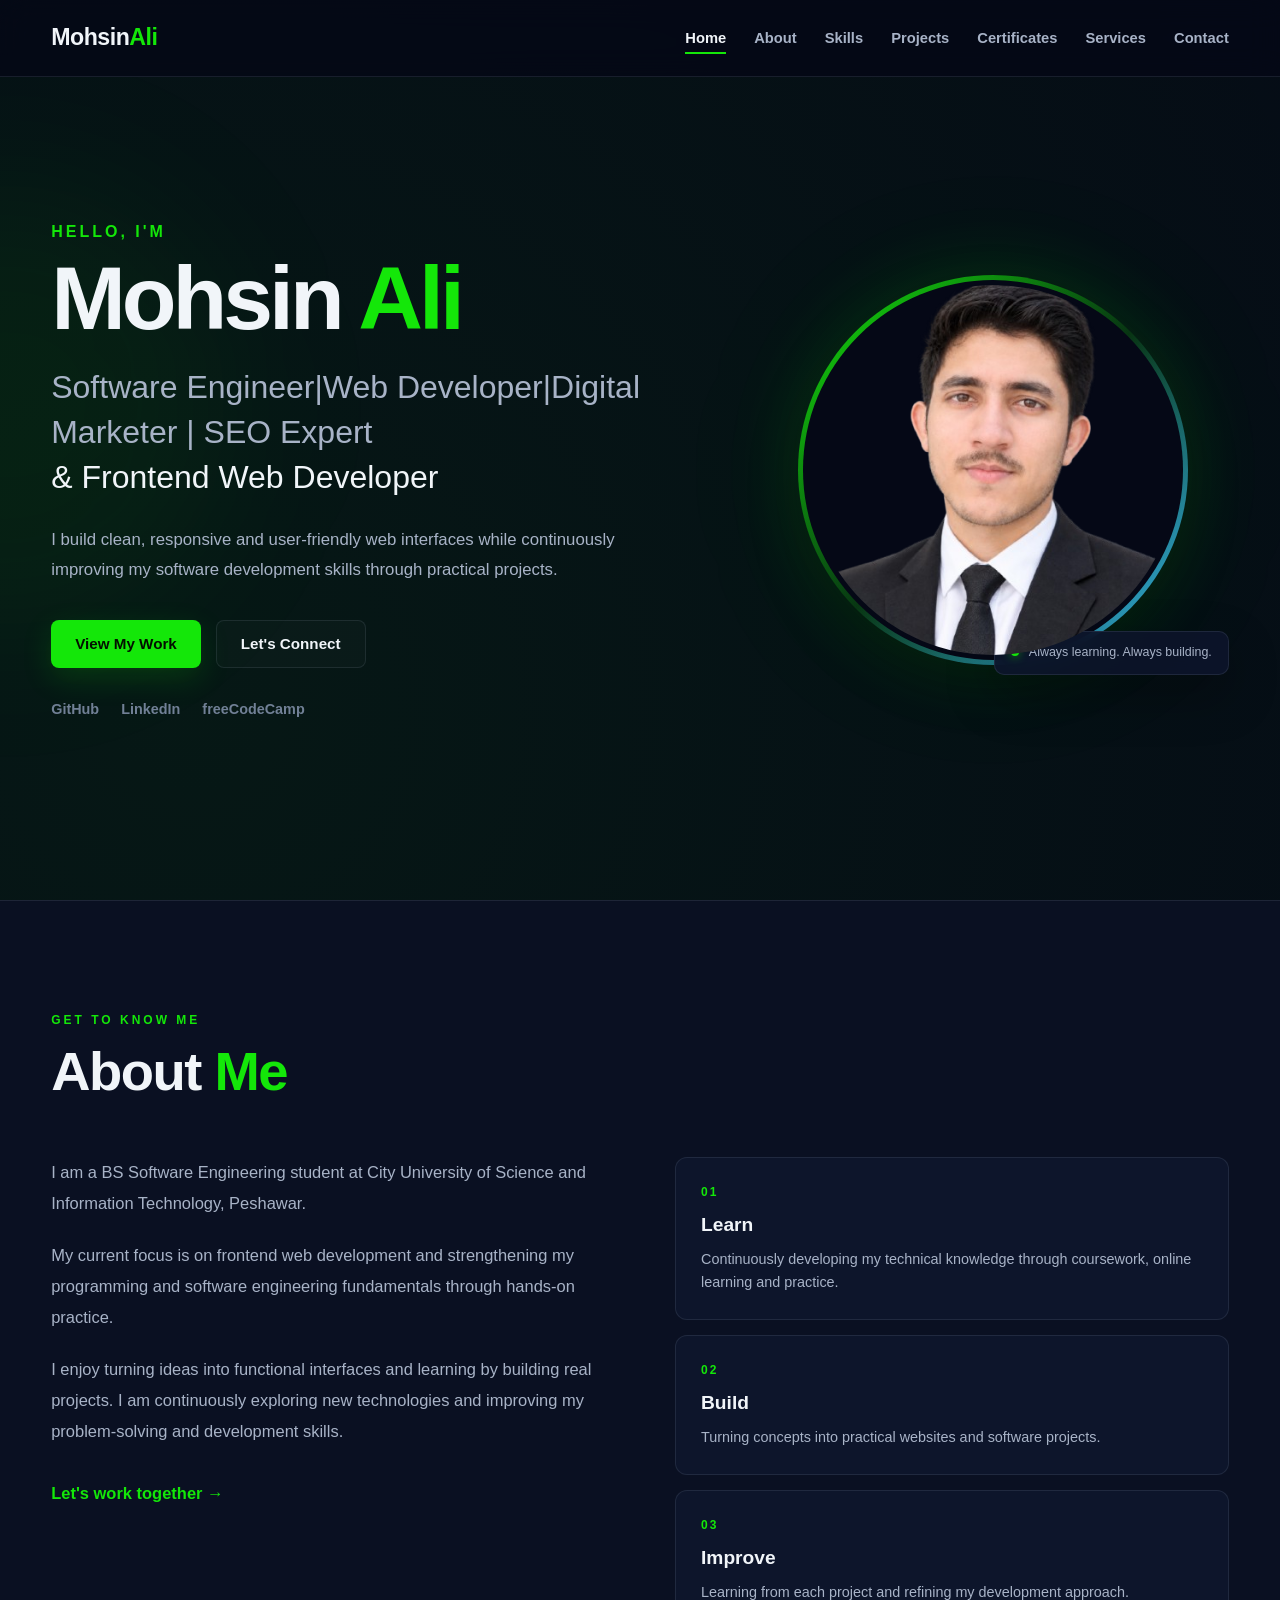
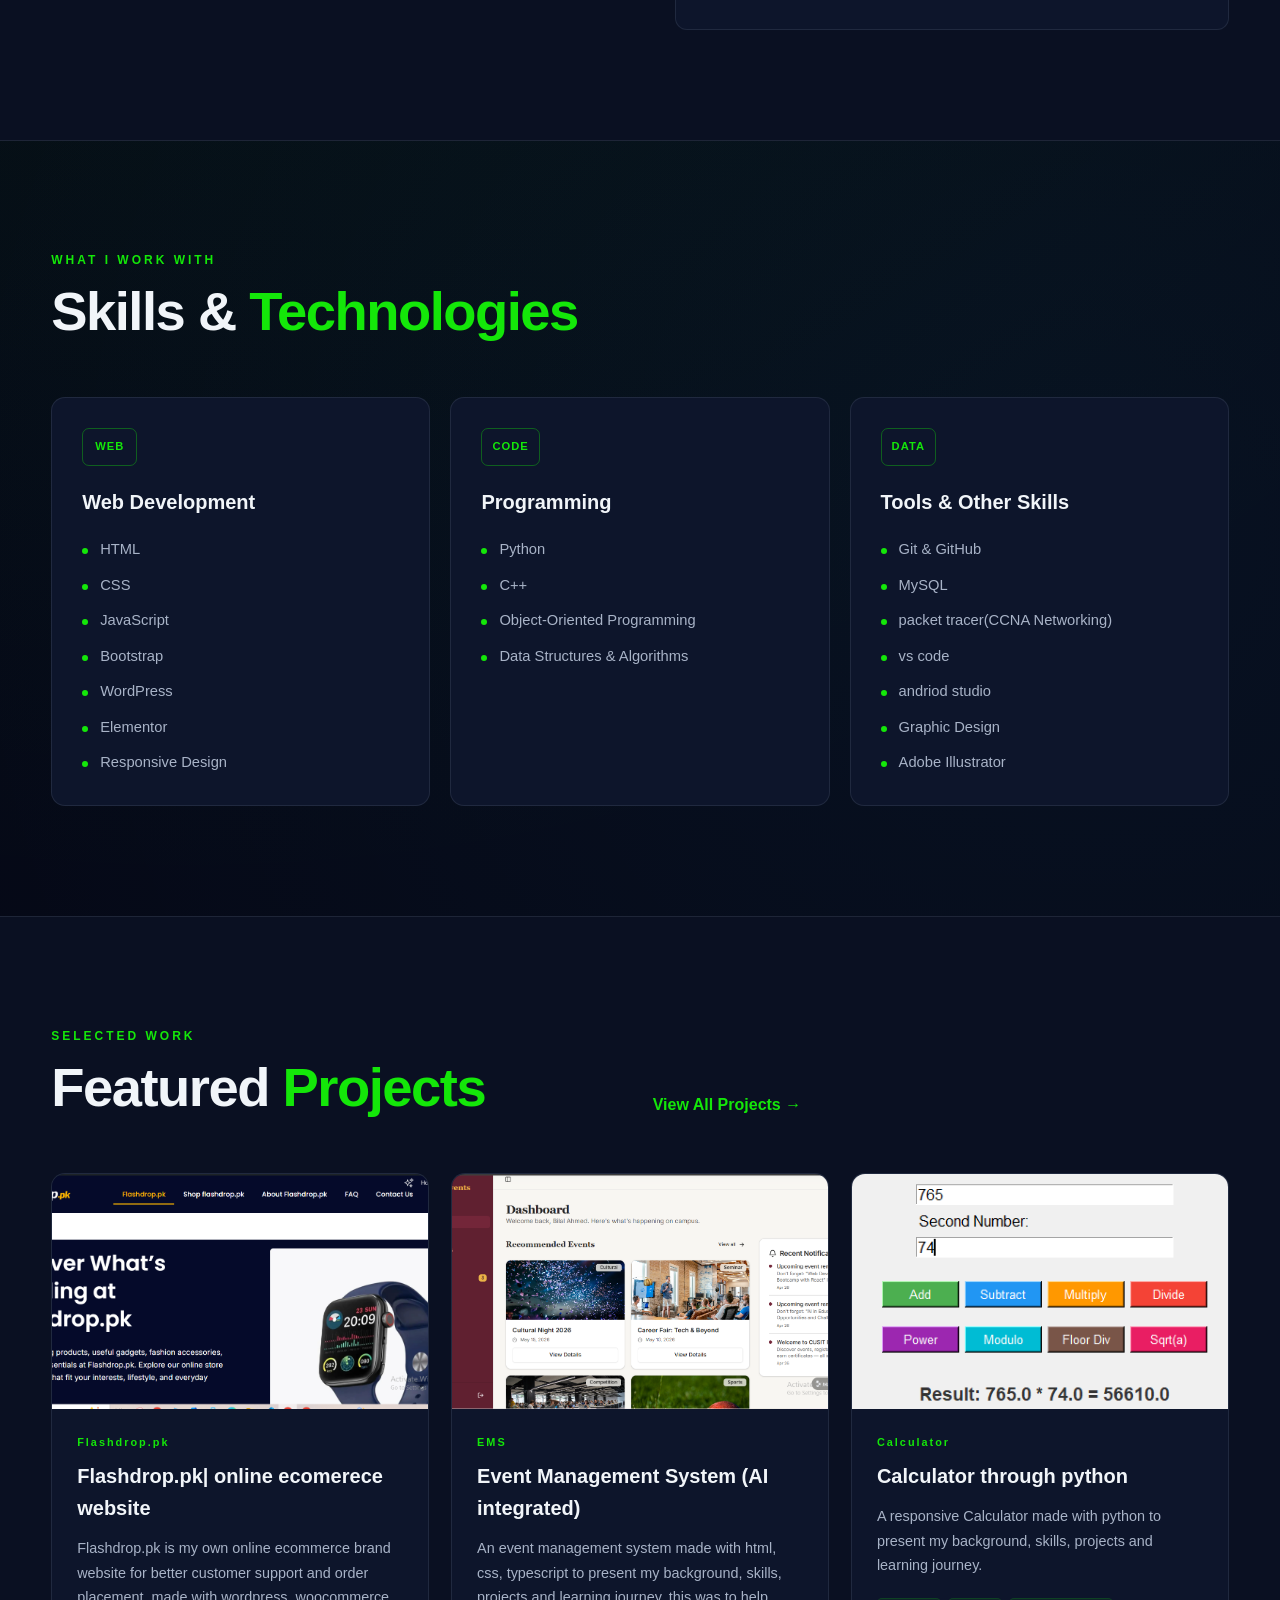
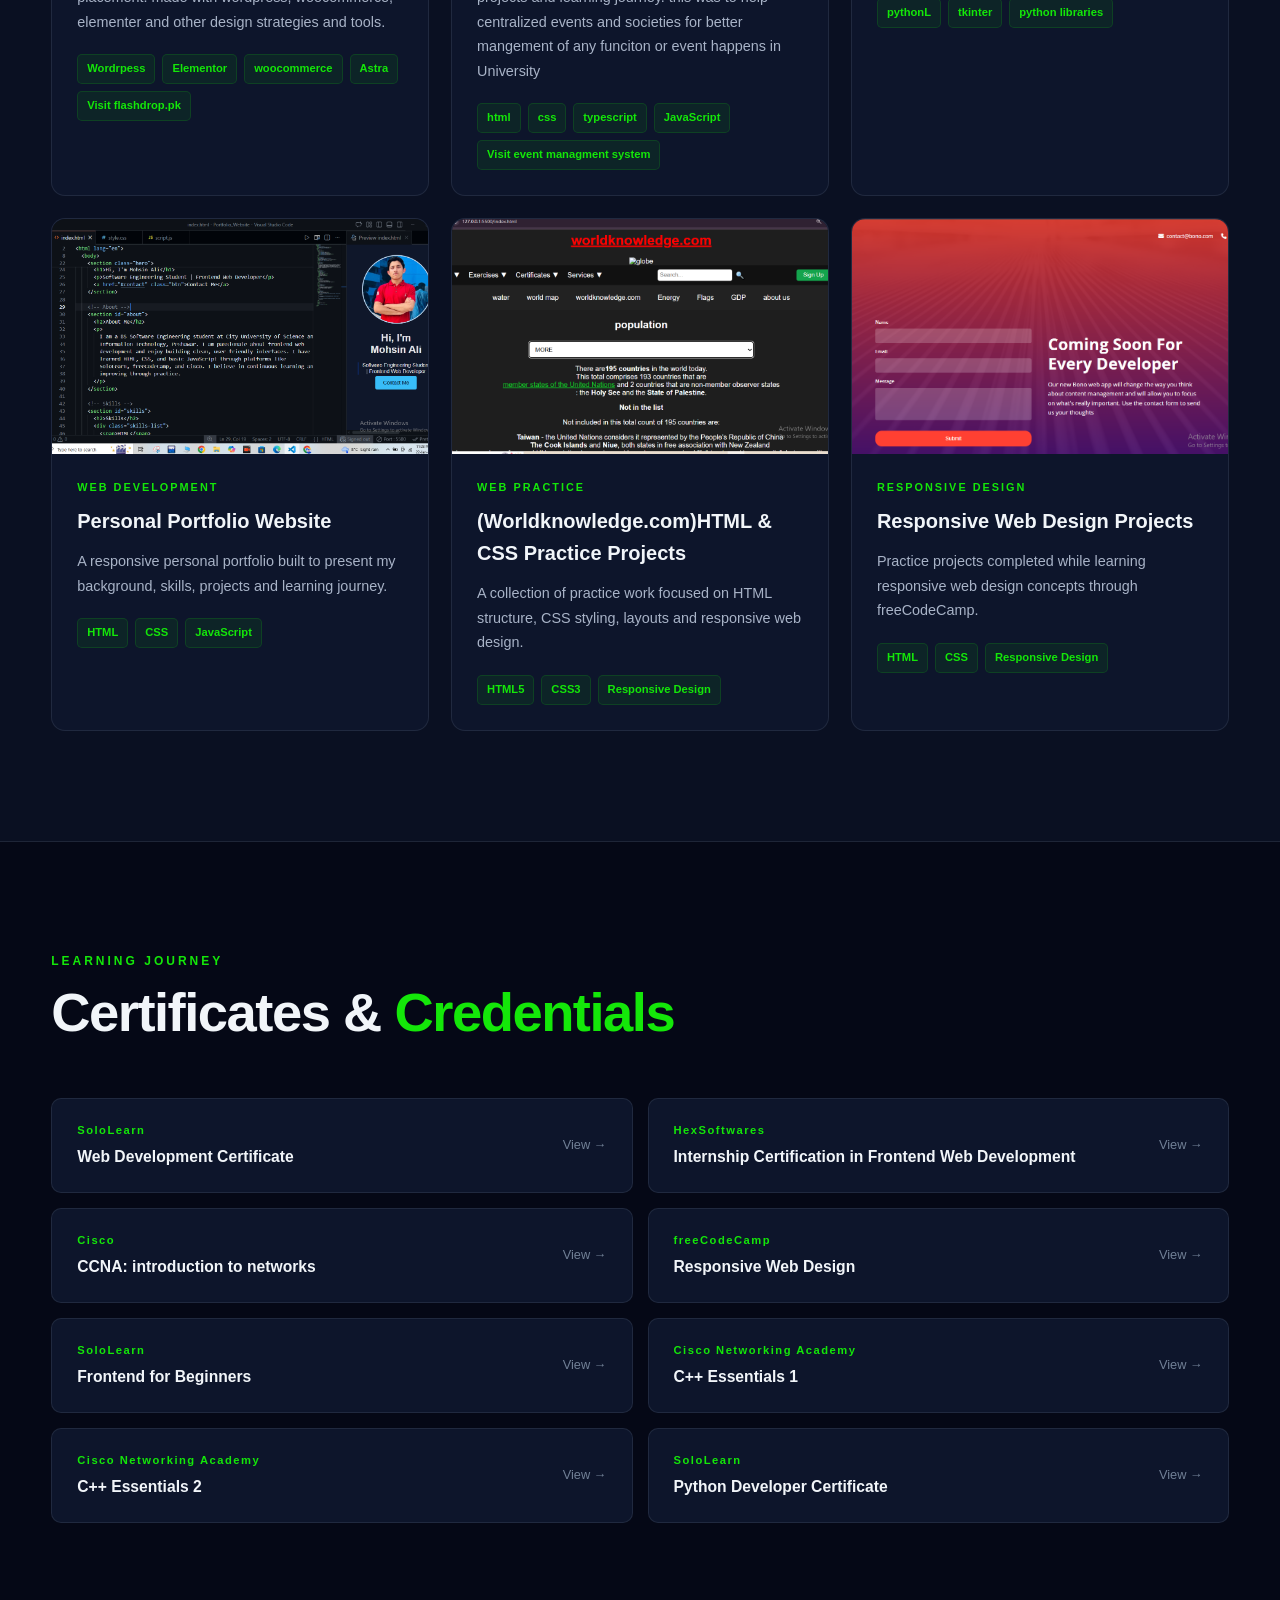
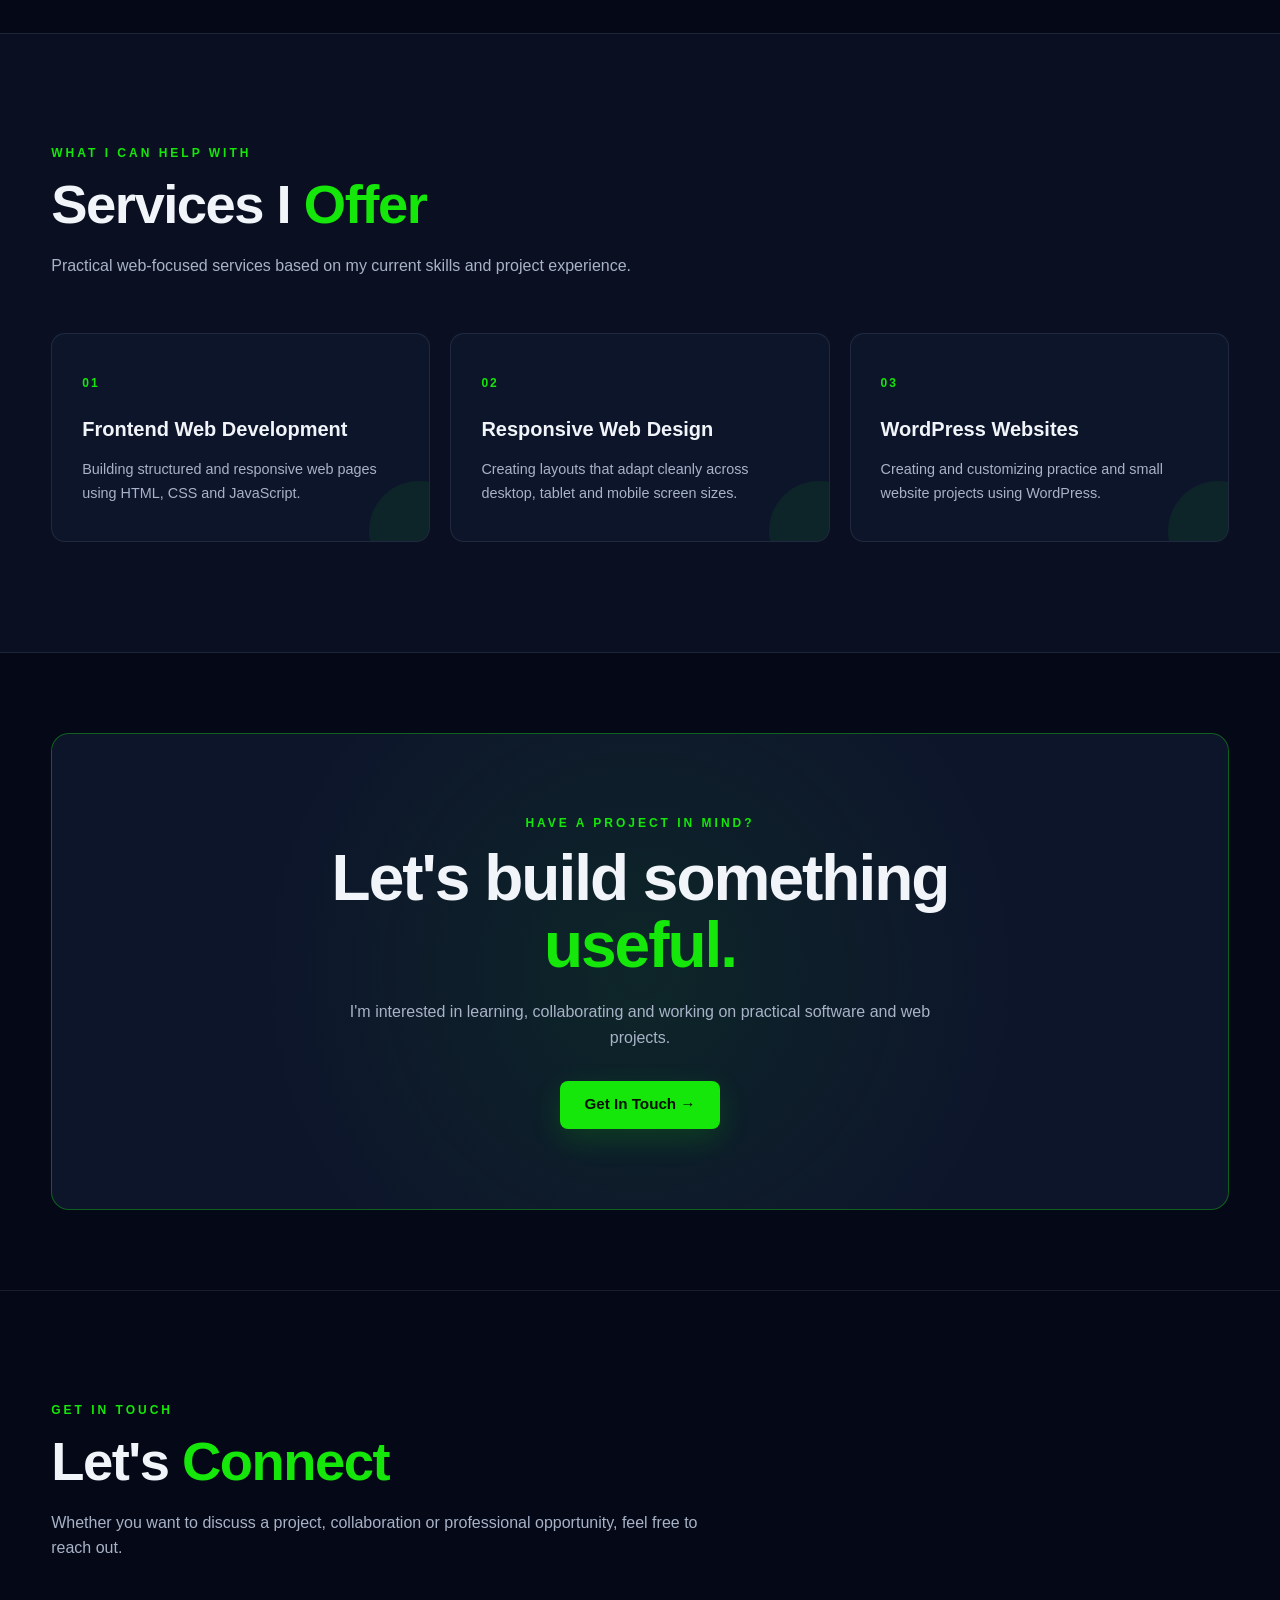
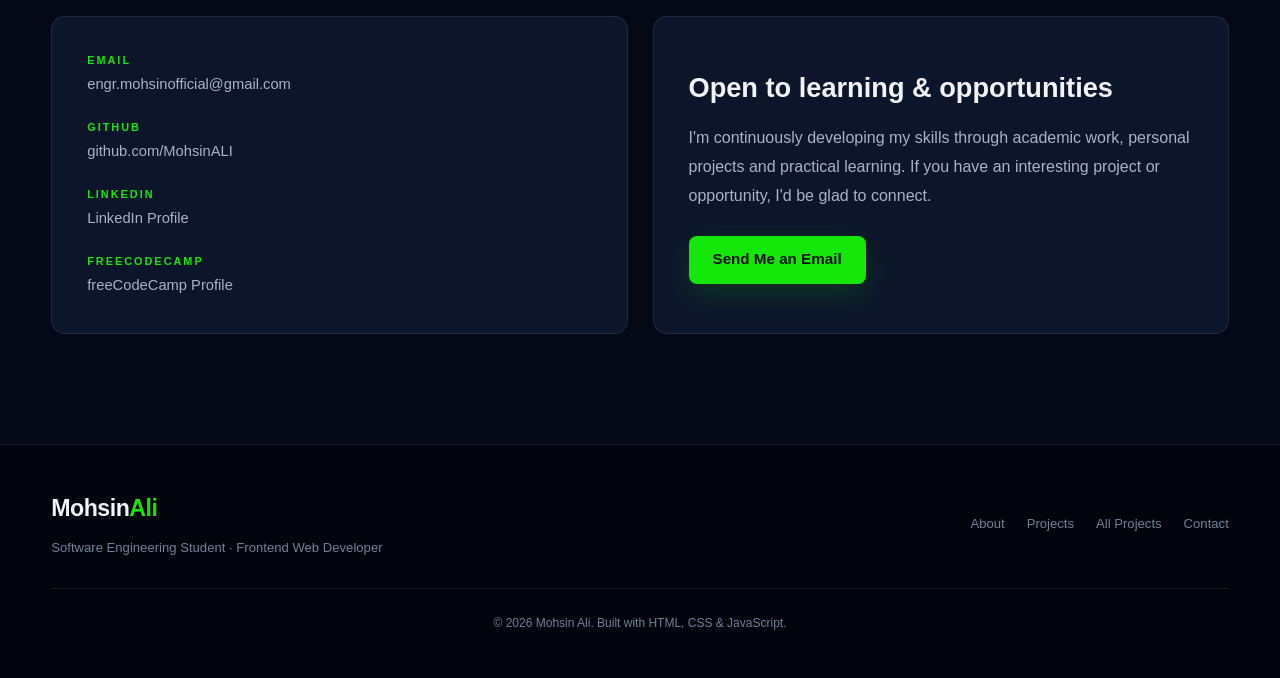
<file: index.html>
<!doctype html>
<html lang="en">
  <head>
    <meta charset="UTF-8" />

    <meta name="viewport" content="width=device-width, initial-scale=1.0" />

    <meta
      name="description"
      content="Mohsin Ali — Software Engineering student and frontend web developer building responsive and user-friendly web projects."
    />

    <meta name="author" content="Mohsin Ali" />

    <meta property="og:title" content="Mohsin Ali | Frontend Web Developer" />
    <meta
      property="og:description"
      content="Portfolio of Mohsin Ali, a Software Engineering student and frontend web developer."
    />
    <meta property="og:type" content="website" />

    <title>Mohsin Ali | Frontend Web Developer</title>

    <link rel="stylesheet" href="style.css" />
  </head>

  <body>
    <!-- ================= HEADER ================= -->
    <header class="header">
      <nav class="navbar container">
        <a href="#home" class="logo"> Mohsin<span>Ali</span> </a>

        <button
          class="menu-toggle"
          id="menu-toggle"
          aria-label="Open navigation menu"
          aria-expanded="false"
        >
          <span></span>
          <span></span>
          <span></span>
        </button>

        <ul class="nav-links" id="nav-links">
          <li>
            <a href="#home" class="nav-link active">Home</a>
          </li>

          <li>
            <a href="#about" class="nav-link">About</a>
          </li>

          <li>
            <a href="#skills" class="nav-link">Skills</a>
          </li>

          <li>
            <a href="#projects" class="nav-link">Projects</a>
          </li>

          <li>
            <a href="#certificates" class="nav-link">Certificates</a>
          </li>

          <li>
            <a href="#services" class="nav-link">Services</a>
          </li>

          <li>
            <a href="#contact" class="nav-link">Contact</a>
          </li>
        </ul>
      </nav>
    </header>

    <main>
      <!-- ================= HERO ================= -->
      <section class="hero" id="home">
        <div class="hero-content container">
          <div class="hero-text reveal">
            <p class="hero-intro">Hello, I'm</p>

            <h1>Mohsin <span>Ali</span></h1>

            <h2>
              Software Engineer|Web Developer|Digital Marketer | SEO Expert
              <br />
              <span>& Frontend Web Developer</span>
            </h2>

            <p class="hero-description">
              I build clean, responsive and user-friendly web interfaces while
              continuously improving my software development skills through
              practical projects.
            </p>

            <div class="hero-buttons">
              <a href="#projects" class="btn btn-primary"> View My Work </a>

              <a href="#contact" class="btn btn-secondary"> Let's Connect </a>
            </div>

            <div class="hero-socials">
              <a
                href="https://github.com/MohsinALI992"
                target="_blank"
                rel="noopener noreferrer"
                aria-label="GitHub"
              >
                GitHub
              </a>

              <a
                href="https://www.linkedin.com/in/mohsin-ali-bsse992"
                target="_blank"
                rel="noopener noreferrer"
                aria-label="LinkedIn"
              >
                LinkedIn
              </a>

              <a
                href="https://www.freecodecamp.org/mohsin-ali_"
                target="_blank"
                rel="noopener noreferrer"
                aria-label="freeCodeCamp"
              >
                freeCodeCamp
              </a>
            </div>
          </div>

          <div class="hero-image reveal">
            <div class="image-glow"></div>

            <div class="image-wrapper">
              <img
                src="assets/smilemohsin-removebg-preview.png"
                alt="Mohsin Ali"
              />
            </div>

            <div class="hero-badge">
              <span class="status-dot"></span>
              Always learning. Always building.
            </div>
          </div>
        </div>
      </section>

      <!-- ================= ABOUT ================= -->
      <section class="section about" id="about">
        <div class="container">
          <div class="section-heading reveal">
            <p class="section-label">GET TO KNOW ME</p>

            <h2>About <span>Me</span></h2>
          </div>

          <div class="about-grid">
            <div class="about-text reveal">
              <p>
                I am a BS Software Engineering student at City University of
                Science and Information Technology, Peshawar.
              </p>

              <p>
                My current focus is on frontend web development and
                strengthening my programming and software engineering
                fundamentals through hands-on practice.
              </p>

              <p>
                I enjoy turning ideas into functional interfaces and learning by
                building real projects. I am continuously exploring new
                technologies and improving my problem-solving and development
                skills.
              </p>

              <a href="#contact" class="text-link"> Let's work together → </a>
            </div>

            <div class="about-highlights reveal">
              <div class="highlight-card">
                <span class="highlight-number">01</span>

                <h3>Learn</h3>

                <p>
                  Continuously developing my technical knowledge through
                  coursework, online learning and practice.
                </p>
              </div>

              <div class="highlight-card">
                <span class="highlight-number">02</span>

                <h3>Build</h3>

                <p>
                  Turning concepts into practical websites and software
                  projects.
                </p>
              </div>

              <div class="highlight-card">
                <span class="highlight-number">03</span>

                <h3>Improve</h3>

                <p>
                  Learning from each project and refining my development
                  approach.
                </p>
              </div>
            </div>
          </div>
        </div>
      </section>

      <!-- ================= SKILLS ================= -->
      <section class="section skills-section" id="skills">
        <div class="container">
          <div class="section-heading reveal">
            <p class="section-label">WHAT I WORK WITH</p>

            <h2>Skills & <span>Technologies</span></h2>
          </div>

          <div class="skills-grid">
            <div class="skill-category reveal">
              <div class="skill-icon">WEB</div>

              <h3>Web Development</h3>

              <ul>
                <li>HTML</li>
                <li>CSS</li>
                <li>JavaScript</li>
                <li>Bootstrap</li>
                <li>WordPress</li>
                <li>Elementor</li>
                <li>Responsive Design</li>
              </ul>
            </div>

            <div class="skill-category reveal">
              <div class="skill-icon">CODE</div>

              <h3>Programming</h3>

              <ul>
                <li>Python</li>
                <li>C++</li>
                <li>Object-Oriented Programming</li>
                <li>Data Structures & Algorithms</li>
              </ul>
            </div>

            <div class="skill-category reveal">
              <div class="skill-icon">DATA</div>

              <h3>Tools & Other Skills</h3>

              <ul>
                <li>Git & GitHub</li>
                <li>MySQL</li>
                <li>packet tracer(CCNA Networking)</li>
                <li>vs code</li>
                <li>andriod studio</li>
                <li>Graphic Design</li>
                <li>Adobe Illustrator</li>
              </ul>
            </div>
          </div>
        </div>
      </section>

      <!-- ================= FEATURED PROJECTS ================= -->
      <section class="section projects-section" id="projects">
        <div class="container">
          <div class="section-heading section-heading-row reveal">
            <div>
              <p class="section-label">SELECTED WORK</p>

              <h2>Featured <span>Projects</span></h2>
            </div>

            <a href="projects.html" class="text-link"> View All Projects → </a>
          </div>

          <div class="projects-grid">
            <!-- Project 0 -->
            <article class="project-card reveal">
              <div class="project-image">
                <img
                  src="assets/flashdrop.pk.PNG"
                  alt="flashdrop.pk home page"
                />

                <div class="project-overlay">
                  <!-- project one -->
                  <a
                    href="https://github.com/MohsinALI992"
                    target="_blank"
                    rel="noopener noreferrer"
                  >
                    GitHub →
                  </a>
                </div>
              </div>

              <div class="project-content">
                <p class="project-type">Flashdrop.pk</p>

                <h3>Flashdrop.pk| online ecomerece website</h3>

                <p>
                  Flashdrop.pk is my own online ecommerce brand website for
                  better customer support and order placement. made with
                  wordpress, woocommerce, elementer and other design strategies
                  and tools.
                </p>

                <div class="project-tags">
                  <span>Wordrpess</span>
                  <span>Elementor</span>
                  <span>woocommerce</span>
                  <span>Astra</span>
                  <span
                    ><a href="https://www.flashdropdotpk.wuaze.com"
                      >Visit flashdrop.pk</a
                    ></span
                  >
                </div>
              </div>
            </article>
            <!-- Project 0 -->
            <article class="project-card reveal">
              <div class="project-image">
                <img src="assets/EMS.png" alt="event mangementsystem" />

                <div class="project-overlay">
                  <a
                    href="https://github.com/MohsinALI992"
                    target="_blank"
                    rel="noopener noreferrer"
                  >
                    GitHub →
                  </a>
                </div>
              </div>

              <div class="project-content">
                <p class="project-type">EMS</p>

                <h3>Event Management System (AI integrated)</h3>

                <p>
                  An event management system made with html, css, typescript to
                  present my background, skills, projects and learning journey.
                  this was to help centralized events and societies for better
                  mangement of any funciton or event happens in University
                </p>

                <div class="project-tags">
                  <span>html</span>
                  <span>css</span>
                  <span>typescript</span>
                  <span>JavaScript</span>
                  <span
                    ><a href="https://event-hub--softwareengrma.replit.app/"
                      >Visit event managment system</a
                    ></span
                  >
                </div>
              </div>
            </article>
            <!-- Project 1 -->
            <article class="project-card reveal">
              <div class="project-image">
                <img src="assets/calculator.PNG" alt="calculator app" />

                <div class="project-overlay">
                  <a
                    href="https://github.com/MohsinALI992"
                    target="_blank"
                    rel="noopener noreferrer"
                  >
                    GitHub →
                  </a>
                </div>
              </div>

              <div class="project-content">
                <p class="project-type">Calculator</p>

                <h3>Calculator through python</h3>

                <p>
                  A responsive Calculator made with python to present my
                  background, skills, projects and learning journey.
                </p>

                <div class="project-tags">
                  <span>pythonL</span>
                  <span>tkinter</span>
                  <span>python libraries</span>
                </div>
              </div>
            </article>
            <!-- Project 2 -->
            <article class="project-card reveal">
              <div class="project-image">
                <img
                  src="assets/l.PNG"
                  alt="Personal portfolio website project"
                />

                <div class="project-overlay">
                  <a
                    href="https://github.com/MohsinALI992"
                    target="_blank"
                    rel="noopener noreferrer"
                  >
                    GitHub →
                  </a>
                </div>
              </div>

              <div class="project-content">
                <p class="project-type">WEB DEVELOPMENT</p>

                <h3>Personal Portfolio Website</h3>

                <p>
                  A responsive personal portfolio built to present my
                  background, skills, projects and learning journey.
                </p>

                <div class="project-tags">
                  <span>HTML</span>
                  <span>CSS</span>
                  <span>JavaScript</span>
                </div>
              </div>
            </article>

            <!-- Project 3 -->
            <article class="project-card reveal">
              <div class="project-image">
                <img src="assets/23.PNG" alt="HTML and CSS practice projects" />

                <div class="project-overlay">
                  <a
                    href="https://github.com/MohsinALI992"
                    target="_blank"
                    rel="noopener noreferrer"
                  >
                    GitHub →
                  </a>
                </div>
              </div>

              <div class="project-content">
                <p class="project-type">WEB PRACTICE</p>

                <h3>(Worldknowledge.com)HTML & CSS Practice Projects</h3>

                <p>
                  A collection of practice work focused on HTML structure, CSS
                  styling, layouts and responsive web design.
                </p>

                <div class="project-tags">
                  <span>HTML5</span>
                  <span>CSS3</span>
                  <span>Responsive Design</span>
                </div>
              </div>
            </article>

            <!-- Project 4 -->
            <article class="project-card reveal">
              <div class="project-image">
                <img
                  src="assets/b.PNG"
                  alt="freeCodeCamp responsive web design projects"
                />

                <div class="project-overlay">
                  <a
                    href="https://www.freecodecamp.org/mohsin-ali_"
                    target="_blank"
                    rel="noopener noreferrer"
                  >
                    View Work →
                  </a>
                </div>
              </div>

              <div class="project-content">
                <p class="project-type">RESPONSIVE DESIGN</p>

                <h3>Responsive Web Design Projects</h3>

                <p>
                  Practice projects completed while learning responsive web
                  design concepts through freeCodeCamp.
                </p>

                <div class="project-tags">
                  <span>HTML</span>
                  <span>CSS</span>
                  <span>Responsive Design</span>
                </div>
              </div>
            </article>
          </div>
        </div>
      </section>

      <!-- ================= CERTIFICATES ================= -->
      <section class="section certificates-section" id="certificates">
        <div class="container">
          <div class="section-heading reveal">
            <p class="section-label">LEARNING JOURNEY</p>

            <h2>Certificates & <span>Credentials</span></h2>
          </div>

          <div class="certificates-list">
            <a
              href="https://www.sololearn.com/en/certificates/CC-GUPILFRX"
              target="_blank"
              rel="noopener noreferrer"
              class="certificate-item reveal"
            >
              <div>
                <p class="certificate-provider">SoloLearn</p>
                <h3>Web Development Certificate</h3>
              </div>

              <span>View →</span>
            </a>

            <a
              href="https://www.linkedin.com/in/mohsin-ali-bsse992/overlay/Certifications/1228357432/treasury/?profileId=ACoAAFiL8_4BVJ6Glci-Alvw3GGu_GDm34yKyxw"
              target="_blank"
              rel="noopener noreferrer"
              class="certificate-item reveal"
            >
              <div>
                <p class="certificate-provider">HexSoftwares</p>
                <h3>Internship Certification in Frontend Web Development</h3>
              </div>

              <span>View →</span>
            </a>

            <a
              href="https://www.credly.com/badges/a7410049-a85a-45e0-9472-2debbd8a2536/linked_in_profile"
              target="_blank"
              rel="noopener noreferrer"
              class="certificate-item reveal"
            >
              <div>
                <p class="certificate-provider">Cisco</p>
                <h3>CCNA: introduction to networks</h3>
              </div>

              <span>View →</span>
            </a>

            <a
              href="https://www.freecodecamp.org/mohsin-ali_"
              target="_blank"
              rel="noopener noreferrer"
              class="certificate-item reveal"
            >
              <div>
                <p class="certificate-provider">freeCodeCamp</p>
                <h3>Responsive Web Design</h3>
              </div>

              <span>View →</span>
            </a>

            <a
              href="https://www.sololearn.com/en/certificates/CC-XNM1MR4G"
              target="_blank"
              rel="noopener noreferrer"
              class="certificate-item reveal"
            >
              <div>
                <p class="certificate-provider">SoloLearn</p>
                <h3>Frontend for Beginners</h3>
              </div>

              <span>View →</span>
            </a>

            <a
              href="https://www.credly.com/badges/0090bda0-0264-4a94-aeba-3207eb469e1b/linked_in_profile"
              target="_blank"
              rel="noopener noreferrer"
              class="certificate-item reveal"
            >
              <div>
                <p class="certificate-provider">Cisco Networking Academy</p>
                <h3>C++ Essentials 1</h3>
              </div>

              <span>View →</span>
            </a>

            <a
              href="https://www.credly.com/badges/57dc4c00-6bf9-4573-889b-03a4f4737413/linked_in_profile"
              target="_blank"
              rel="noopener noreferrer"
              class="certificate-item reveal"
            >
              <div>
                <p class="certificate-provider">Cisco Networking Academy</p>
                <h3>C++ Essentials 2</h3>
              </div>

              <span>View →</span>
            </a>

            <a
              href="https://www.sololearn.com/certificates/CC-1NZSXS5G"
              target="_blank"
              rel="noopener noreferrer"
              class="certificate-item reveal"
            >
              <div>
                <p class="certificate-provider">SoloLearn</p>
                <h3>Python Developer Certificate</h3>
              </div>

              <span>View →</span>
            </a>
          </div>
        </div>
      </section>

      <!-- ================= SERVICES ================= -->
      <section class="section services-section" id="services">
        <div class="container">
          <div class="section-heading reveal">
            <p class="section-label">WHAT I CAN HELP WITH</p>

            <h2>Services I <span>Offer</span></h2>

            <p class="section-subtitle">
              Practical web-focused services based on my current skills and
              project experience.
            </p>
          </div>

          <div class="services-grid">
            <div class="service-card reveal">
              <span class="service-number">01</span>

              <h3>Frontend Web Development</h3>

              <p>
                Building structured and responsive web pages using HTML, CSS and
                JavaScript.
              </p>
            </div>

            <div class="service-card reveal">
              <span class="service-number">02</span>

              <h3>Responsive Web Design</h3>

              <p>
                Creating layouts that adapt cleanly across desktop, tablet and
                mobile screen sizes.
              </p>
            </div>

            <div class="service-card reveal">
              <span class="service-number">03</span>

              <h3>WordPress Websites</h3>

              <p>
                Creating and customizing practice and small website projects
                using WordPress.
              </p>
            </div>
          </div>
        </div>
      </section>

      <!-- ================= CTA ================= -->
      <section class="cta-section">
        <div class="container">
          <div class="cta-box reveal">
            <p class="section-label">HAVE A PROJECT IN MIND?</p>

            <h2>
              Let's build something
              <span>useful.</span>
            </h2>

            <p>
              I'm interested in learning, collaborating and working on practical
              software and web projects.
            </p>

            <a href="#contact" class="btn btn-primary"> Get In Touch → </a>
          </div>
        </div>
      </section>

      <!-- ================= CONTACT ================= -->
      <section class="section contact-section" id="contact">
        <div class="container">
          <div class="section-heading reveal">
            <p class="section-label">GET IN TOUCH</p>

            <h2>Let's <span>Connect</span></h2>

            <p class="section-subtitle">
              Whether you want to discuss a project, collaboration or
              professional opportunity, feel free to reach out.
            </p>
          </div>

          <div class="contact-grid">
            <div class="contact-info reveal">
              <div class="contact-item">
                <span class="contact-label">EMAIL</span>

                <a href="mailto:engr.mohsinofficial@gmail.com">
                  engr.mohsinofficial@gmail.com
                </a>
              </div>

              <div class="contact-item">
                <span class="contact-label">GITHUB</span>

                <a
                  href="https://github.com/MohsinALI992"
                  target="_blank"
                  rel="noopener noreferrer"
                >
                  github.com/MohsinALI
                </a>
              </div>

              <div class="contact-item">
                <span class="contact-label">LINKEDIN</span>

                <a
                  href="https://www.linkedin.com/in/mohsin-ali-bsse992"
                  target="_blank"
                  rel="noopener noreferrer"
                >
                  LinkedIn Profile
                </a>
              </div>

              <div class="contact-item">
                <span class="contact-label">FREECODECAMP</span>

                <a
                  href="https://www.freecodecamp.org/mohsin-ali_"
                  target="_blank"
                  rel="noopener noreferrer"
                >
                  freeCodeCamp Profile
                </a>
              </div>
            </div>

            <div class="contact-message reveal">
              <h3>Open to learning & opportunities</h3>

              <p>
                I'm continuously developing my skills through academic work,
                personal projects and practical learning. If you have an
                interesting project or opportunity, I'd be glad to connect.
              </p>

              <a
                href="https://mail.google.com/mail/?view=cm&fs=1&to=engr.mohsinofficial@gmail.com"
                target="_blank"
                rel="noopener noreferrer"
                class="btn btn-primary"
              >
                Send Me an Email
              </a>
            </div>
          </div>
        </div>
      </section>
    </main>

    <!-- ================= FOOTER ================= -->
    <footer class="footer">
      <div class="container footer-content">
        <div>
          <a href="#home" class="logo"> Mohsin<span>Ali</span> </a>

          <p>Software Engineering Student · Frontend Web Developer</p>
        </div>

        <div class="footer-links">
          <a href="#about">About</a>
          <a href="#projects">Projects</a>
          <a href="projects.html">All Projects</a>
          <a href="#contact">Contact</a>
        </div>

        <p class="copyright">
          © 2026 Mohsin Ali. Built with HTML, CSS & JavaScript.
        </p>
      </div>
    </footer>

    <script src="script.js"></script>
  </body>
</html>
</file>
<file: style.css>
/* =========================================================
   MOHSIN ALI PORTFOLIO
   Main Stylesheet
   ========================================================= */


/* =========================================================
   1. ROOT VARIABLES
   ========================================================= */

:root {
  --bg-main: #050816;
  --bg-secondary: #0a1022;
  --bg-card: #0d152b;
  --bg-card-light: #111c36;

  --text-main: #f1f5f9;
  --text-secondary: #a8b3c7;
  --text-muted: #718096;

  --accent: #14e709;
  --accent-light: #5cff52;
  --accent-dark: #0ca604;

  --blue: #38bdf8;

  --border: rgba(148, 163, 184, 0.14);
  --border-accent: rgba(20, 231, 9, 0.35);

  --shadow: 0 20px 50px rgba(0, 0, 0, 0.3);
  --shadow-accent: 0 15px 45px rgba(20, 231, 9, 0.12);

  --max-width: 1180px;

  --transition: 0.3s ease;
}


/* =========================================================
   2. RESET
   ========================================================= */

* {
  margin: 0;
  padding: 0;
  box-sizing: border-box;
}


html {
  scroll-behavior: smooth;
  scroll-padding-top: 90px;
}


body {
  font-family: Arial, Helvetica, sans-serif;
  background:
    radial-gradient(
      circle at 15% 10%,
      rgba(20, 231, 9, 0.07),
      transparent 28%
    ),
    radial-gradient(
      circle at 85% 30%,
      rgba(56, 189, 248, 0.05),
      transparent 25%
    ),
    var(--bg-main);

  color: var(--text-main);
  line-height: 1.6;
  overflow-x: hidden;
}


img {
  max-width: 100%;
  display: block;
}


a {
  color: inherit;
  text-decoration: none;
}


ul {
  list-style: none;
}


button {
  font: inherit;
}


/* =========================================================
   3. REUSABLE CONTAINER
   ========================================================= */

.container {
  width: min(92%, var(--max-width));
  margin-inline: auto;
}


/* =========================================================
   4. HEADER / NAVBAR
   ========================================================= */

.header {
  position: fixed;
  top: 0;
  left: 0;
  width: 100%;
  z-index: 1000;

  background: rgba(5, 8, 22, 0.82);
  backdrop-filter: blur(15px);

  border-bottom: 1px solid var(--border);
}


.navbar {
  min-height: 76px;

  display: flex;
  align-items: center;
  justify-content: space-between;
}


.logo {
  font-size: 1.45rem;
  font-weight: 800;
  letter-spacing: -0.5px;
}


.logo span {
  color: var(--accent);
}


.nav-links {
  display: flex;
  align-items: center;
  gap: 28px;
}


.nav-link {
  position: relative;

  color: var(--text-secondary);
  font-size: 0.92rem;
  font-weight: 600;

  transition: color var(--transition);
}


.nav-link::after {
  content: "";

  position: absolute;
  left: 0;
  bottom: -8px;

  width: 0;
  height: 2px;

  background: var(--accent);

  transition: width var(--transition);
}


.nav-link:hover,
.nav-link.active {
  color: var(--text-main);
}


.nav-link:hover::after,
.nav-link.active::after {
  width: 100%;
}


/* Mobile menu button */

.menu-toggle {
  display: none;

  width: 42px;
  height: 42px;

  background: transparent;
  border: 1px solid var(--border);
  border-radius: 8px;

  cursor: pointer;

  flex-direction: column;
  justify-content: center;
  align-items: center;
  gap: 5px;
}


.menu-toggle span {
  display: block;

  width: 20px;
  height: 2px;

  background: var(--text-main);

  transition: var(--transition);
}


/* =========================================================
   5. HERO
   ========================================================= */

.hero {
  min-height: 100vh;

  display: flex;
  align-items: center;

  padding: 130px 0 90px;

  position: relative;
}


.hero::before {
  content: "";

  position: absolute;

  width: 450px;
  height: 450px;

  left: -220px;
  top: 20%;

  background: rgba(20, 231, 9, 0.06);

  filter: blur(80px);

  border-radius: 50%;

  pointer-events: none;
}


.hero-content {
  display: grid;

  grid-template-columns: 1.15fr 0.85fr;

  align-items: center;

  gap: 70px;
}


.hero-intro {
  color: var(--accent);

  font-size: 1rem;
  font-weight: 700;

  text-transform: uppercase;

  letter-spacing: 3px;

  margin-bottom: 12px;
}


.hero h1 {
  font-size: clamp(3.2rem, 7vw, 6rem);

  line-height: 0.95;

  letter-spacing: -4px;

  margin-bottom: 24px;
}


.hero h1 span {
  color: var(--accent);
}


.hero h2 {
  font-size: clamp(1.3rem, 2.5vw, 2rem);

  line-height: 1.4;

  color: var(--text-secondary);

  font-weight: 500;

  margin-bottom: 25px;
}


.hero h2 span {
  color: var(--text-main);
}


.hero-description {
  max-width: 620px;

  color: var(--text-secondary);

  font-size: 1.05rem;

  line-height: 1.8;

  margin-bottom: 35px;
}


/* Hero buttons */

.hero-buttons {
  display: flex;

  gap: 15px;

  flex-wrap: wrap;

  margin-bottom: 30px;
}


.btn {
  display: inline-flex;

  align-items: center;
  justify-content: center;

  min-height: 48px;

  padding: 0 24px;

  border-radius: 8px;

  font-size: 0.95rem;

  font-weight: 700;

  transition:
    transform var(--transition),
    background var(--transition),
    border-color var(--transition),
    color var(--transition),
    box-shadow var(--transition);
}


.btn:hover {
  transform: translateY(-3px);
}


.btn-primary {
  background: var(--accent);

  color: #031000;

  box-shadow: 0 10px 30px rgba(20, 231, 9, 0.16);
}


.btn-primary:hover {
  background: var(--accent-light);

  box-shadow: 0 15px 40px rgba(20, 231, 9, 0.25);
}


.btn-secondary {
  border: 1px solid var(--border);

  color: var(--text-main);

  background: rgba(255, 255, 255, 0.02);
}


.btn-secondary:hover {
  border-color: var(--border-accent);

  color: var(--accent);
}


/* Hero social links */

.hero-socials {
  display: flex;

  gap: 22px;

  flex-wrap: wrap;
}


.hero-socials a {
  color: var(--text-muted);

  font-size: 0.9rem;
  font-weight: 600;

  transition: color var(--transition);
}


.hero-socials a:hover {
  color: var(--accent);
}


/* Hero image */

.hero-image {
  position: relative;

  display: flex;

  align-items: center;
  justify-content: center;

  min-height: 500px;
}


.image-wrapper {
  position: relative;

  width: min(390px, 80vw);
  aspect-ratio: 1;

  border-radius: 50%;

  padding: 10px;

  background:
    linear-gradient(
      135deg,
      var(--accent),
      rgba(20, 231, 9, 0.15),
      var(--blue)
    );

  box-shadow:
    0 0 80px rgba(20, 231, 9, 0.12),
    var(--shadow);
}


.image-wrapper::before {
  content: "";

  position: absolute;

  inset: 5px;

  border-radius: 50%;

  background: var(--bg-main);

  z-index: 0;
}


.image-wrapper img {
  position: relative;

  z-index: 1;

  width: 100%;
  height: 100%;

  object-fit: cover;

  border-radius: 50%;
}


.image-glow {
  position: absolute;

  width: 340px;
  height: 340px;

  border-radius: 50%;

  background: rgba(20, 231, 9, 0.1);

  filter: blur(70px);

  z-index: -1;
}


.hero-badge {
  position: absolute;

  right: 0;
  bottom: 45px;

  padding: 11px 16px;

  background: rgba(13, 21, 43, 0.9);

  border: 1px solid var(--border);

  border-radius: 10px;

  color: var(--text-secondary);

  font-size: 0.78rem;

  backdrop-filter: blur(10px);

  box-shadow: var(--shadow);
}


.status-dot {
  display: inline-block;

  width: 8px;
  height: 8px;

  margin-right: 7px;

  background: var(--accent);

  border-radius: 50%;

  box-shadow: 0 0 10px rgba(20, 231, 9, 0.7);
}


/* =========================================================
   6. GENERAL SECTIONS
   ========================================================= */

.section {
  padding: 110px 0;
}


.section-heading {
  max-width: 750px;

  margin-bottom: 55px;
}


.section-heading-row {
  display: flex;

  align-items: end;

  justify-content: space-between;

  gap: 30px;
}


.section-label {
  color: var(--accent);

  font-size: 0.75rem;

  font-weight: 800;

  letter-spacing: 3px;

  margin-bottom: 12px;
}


.section-heading h2 {
  font-size: clamp(2.2rem, 5vw, 3.4rem);

  line-height: 1.1;

  letter-spacing: -1.5px;
}


.section-heading h2 span {
  color: var(--accent);
}


.section-subtitle {
  color: var(--text-secondary);

  margin-top: 18px;

  max-width: 650px;
}


/* =========================================================
   7. ABOUT
   ========================================================= */

.about {
  background: var(--bg-secondary);

  border-top: 1px solid var(--border);
  border-bottom: 1px solid var(--border);
}


.about-grid {
  display: grid;

  grid-template-columns: 1fr 1fr;

  gap: 70px;

  align-items: start;
}


.about-text {
  color: var(--text-secondary);

  font-size: 1.03rem;

  line-height: 1.9;
}


.about-text p {
  margin-bottom: 20px;
}


.text-link {
  display: inline-block;

  color: var(--accent);

  font-weight: 700;

  margin-top: 10px;

  transition:
    color var(--transition),
    transform var(--transition);
}


.text-link:hover {
  color: var(--accent-light);

  transform: translateX(5px);
}


.about-highlights {
  display: grid;

  grid-template-columns: 1fr;

  gap: 15px;
}


.highlight-card {
  padding: 25px;

  background: var(--bg-card);

  border: 1px solid var(--border);

  border-radius: 12px;

  transition:
    transform var(--transition),
    border-color var(--transition),
    box-shadow var(--transition);
}


.highlight-card:hover {
  transform: translateY(-5px);

  border-color: var(--border-accent);

  box-shadow: var(--shadow-accent);
}


.highlight-number {
  display: block;

  color: var(--accent);

  font-size: 0.75rem;

  font-weight: 800;

  letter-spacing: 2px;

  margin-bottom: 8px;
}


.highlight-card h3 {
  font-size: 1.2rem;

  margin-bottom: 7px;
}


.highlight-card p {
  color: var(--text-secondary);

  font-size: 0.9rem;
}


/* =========================================================
   8. SKILLS
   ========================================================= */

.skills-grid {
  display: grid;

  grid-template-columns: repeat(3, 1fr);

  gap: 20px;
}


.skill-category {
  padding: 30px;

  background: var(--bg-card);

  border: 1px solid var(--border);

  border-radius: 14px;

  transition:
    transform var(--transition),
    border-color var(--transition),
    box-shadow var(--transition);
}


.skill-category:hover {
  transform: translateY(-7px);

  border-color: var(--border-accent);

  box-shadow: var(--shadow-accent);
}


.skill-icon {
  display: inline-flex;

  align-items: center;
  justify-content: center;

  min-width: 55px;
  height: 38px;

  padding: 0 10px;

  border: 1px solid var(--border-accent);

  border-radius: 7px;

  color: var(--accent);

  font-size: 0.7rem;

  font-weight: 800;

  letter-spacing: 1px;

  margin-bottom: 20px;
}


.skill-category h3 {
  font-size: 1.25rem;

  margin-bottom: 20px;
}


.skill-category ul {
  display: flex;

  flex-direction: column;

  gap: 12px;
}


.skill-category li {
  color: var(--text-secondary);

  font-size: 0.92rem;

  padding-left: 18px;

  position: relative;
}


.skill-category li::before {
  content: "";

  position: absolute;

  left: 0;
  top: 10px;

  width: 6px;
  height: 6px;

  background: var(--accent);

  border-radius: 50%;
}


/* =========================================================
   9. PROJECTS
   ========================================================= */

.projects-section {
  background: var(--bg-secondary);

  border-top: 1px solid var(--border);
  border-bottom: 1px solid var(--border);
}


.projects-grid {
  display: grid;

  grid-template-columns: repeat(3, 1fr);

  gap: 22px;
}


.project-card {
  overflow: hidden;

  background: var(--bg-card);

  border: 1px solid var(--border);

  border-radius: 14px;

  transition:
    transform var(--transition),
    border-color var(--transition),
    box-shadow var(--transition);
}


.project-card:hover {
  transform: translateY(-8px);

  border-color: var(--border-accent);

  box-shadow: var(--shadow-accent);
}


.project-image {
  position: relative;

  overflow: hidden;

  aspect-ratio: 16 / 10;

  background: var(--bg-card-light);
}


.project-image img {
  width: 100%;
  height: 100%;

  object-fit: cover;

  transition: transform 0.5s ease;
}


.project-card:hover .project-image img {
  transform: scale(1.05);
}


.project-overlay {
  position: absolute;

  inset: 0;

  display: flex;

  align-items: center;
  justify-content: center;

  background: rgba(5, 8, 22, 0.75);

  opacity: 0;

  transition: opacity var(--transition);
}


.project-card:hover .project-overlay {
  opacity: 1;
}


.project-overlay a {
  padding: 10px 17px;

  border: 1px solid var(--accent);

  border-radius: 7px;

  color: var(--accent);

  font-size: 0.85rem;

  font-weight: 700;
}


.project-content {
  padding: 25px;
}


.project-type {
  color: var(--accent);

  font-size: 0.68rem;

  font-weight: 800;

  letter-spacing: 2px;

  margin-bottom: 9px;
}


.project-content h3 {
  font-size: 1.25rem;

  margin-bottom: 12px;
}


.project-content > p:not(.project-type) {
  color: var(--text-secondary);

  font-size: 0.9rem;

  line-height: 1.7;

  margin-bottom: 20px;
}


.project-tags {
  display: flex;

  flex-wrap: wrap;

  gap: 7px;
}


.project-tags span {
  padding: 5px 9px;

  background: rgba(20, 231, 9, 0.07);

  border: 1px solid rgba(20, 231, 9, 0.15);

  border-radius: 5px;

  color: var(--accent);

  font-size: 0.7rem;

  font-weight: 700;
}


/* =========================================================
   10. CERTIFICATES
   ========================================================= */

.certificates-list {
  display: grid;

  grid-template-columns: repeat(2, 1fr);

  gap: 15px;
}


.certificate-item {
  display: flex;

  align-items: center;

  justify-content: space-between;

  gap: 20px;

  padding: 23px 25px;

  background: var(--bg-card);

  border: 1px solid var(--border);

  border-radius: 10px;

  transition:
    transform var(--transition),
    border-color var(--transition),
    background var(--transition);
}


.certificate-item:hover {
  transform: translateX(5px);

  border-color: var(--border-accent);

  background: var(--bg-card-light);
}


.certificate-provider {
  color: var(--accent);

  font-size: 0.7rem;

  font-weight: 800;

  letter-spacing: 1.5px;

  margin-bottom: 4px;
}


.certificate-item h3 {
  font-size: 0.98rem;
}


.certificate-item > span {
  color: var(--text-muted);

  font-size: 0.8rem;

  white-space: nowrap;

  transition: color var(--transition);
}


.certificate-item:hover > span {
  color: var(--accent);
}


/* =========================================================
   11. SERVICES
   ========================================================= */

.services-section {
  background: var(--bg-secondary);

  border-top: 1px solid var(--border);
  border-bottom: 1px solid var(--border);
}


.services-grid {
  display: grid;

  grid-template-columns: repeat(3, 1fr);

  gap: 20px;
}


.service-card {
  position: relative;

  padding: 35px 30px;

  background: var(--bg-card);

  border: 1px solid var(--border);

  border-radius: 14px;

  overflow: hidden;

  transition:
    transform var(--transition),
    border-color var(--transition),
    box-shadow var(--transition);
}


.service-card::after {
  content: "";

  position: absolute;

  width: 100px;
  height: 100px;

  right: -40px;
  bottom: -40px;

  border-radius: 50%;

  background: rgba(20, 231, 9, 0.07);

  transition: transform 0.4s ease;
}


.service-card:hover {
  transform: translateY(-7px);

  border-color: var(--border-accent);

  box-shadow: var(--shadow-accent);
}


.service-card:hover::after {
  transform: scale(2);
}


.service-number {
  color: var(--accent);

  font-size: 0.75rem;

  font-weight: 800;

  letter-spacing: 2px;
}


.service-card h3 {
  font-size: 1.25rem;

  margin: 18px 0 12px;
}


.service-card p {
  position: relative;

  z-index: 1;

  color: var(--text-secondary);

  font-size: 0.9rem;

  line-height: 1.7;
}


/* =========================================================
   12. CTA
   ========================================================= */

.cta-section {
  padding: 80px 0;
}


.cta-box {
  position: relative;

  padding: 80px 40px;

  text-align: center;

  background:
    radial-gradient(
      circle at center,
      rgba(20, 231, 9, 0.08),
      transparent 60%
    ),
    var(--bg-card);

  border: 1px solid var(--border-accent);

  border-radius: 18px;

  overflow: hidden;
}


.cta-box h2 {
  max-width: 750px;

  margin: 0 auto 20px;

  font-size: clamp(2.3rem, 5vw, 4rem);

  line-height: 1.05;

  letter-spacing: -2px;
}


.cta-box h2 span {
  color: var(--accent);
}


.cta-box > p:not(.section-label) {
  max-width: 620px;

  margin: 0 auto 30px;

  color: var(--text-secondary);
}


/* =========================================================
   13. CONTACT
   ========================================================= */

.contact-section {
  border-top: 1px solid var(--border);
}


.contact-grid {
  display: grid;

  grid-template-columns: 1fr 1fr;

  gap: 25px;
}


.contact-info,
.contact-message {
  padding: 35px;

  background: var(--bg-card);

  border: 1px solid var(--border);

  border-radius: 14px;
}


.contact-info {
  display: grid;

  gap: 22px;
}


.contact-item {
  display: flex;

  flex-direction: column;

  gap: 4px;
}


.contact-label {
  color: var(--accent);

  font-size: 0.68rem;

  font-weight: 800;

  letter-spacing: 2px;
}


.contact-item a {
  color: var(--text-secondary);

  font-size: 0.92rem;

  word-break: break-word;

  transition: color var(--transition);
}


.contact-item a:hover {
  color: var(--accent);
}


.contact-message {
  display: flex;

  flex-direction: column;

  justify-content: center;

  align-items: flex-start;
}


.contact-message h3 {
  font-size: 1.7rem;

  margin-bottom: 15px;
}


.contact-message p {
  color: var(--text-secondary);

  line-height: 1.8;

  margin-bottom: 25px;
}


/* =========================================================
   14. FOOTER
   ========================================================= */

.footer {
  padding: 45px 0;

  background: #02040d;

  border-top: 1px solid var(--border);
}


.footer-content {
  display: grid;

  grid-template-columns: 1.2fr 1fr;

  gap: 30px;
}


.footer-content > div:first-child p {
  color: var(--text-muted);

  font-size: 0.82rem;

  margin-top: 10px;
}


.footer-links {
  display: flex;

  justify-content: flex-end;

  align-items: center;

  gap: 22px;

  flex-wrap: wrap;
}


.footer-links a {
  color: var(--text-muted);

  font-size: 0.82rem;

  transition: color var(--transition);
}


.footer-links a:hover {
  color: var(--accent);
}


.copyright {
  grid-column: 1 / -1;

  padding-top: 25px;

  border-top: 1px solid var(--border);

  color: var(--text-muted);

  font-size: 0.75rem;

  text-align: center;
}


/* =========================================================
   15. SCROLL REVEAL ANIMATION
   ========================================================= */

.reveal {
  opacity: 0;

  transform: translateY(25px);

  transition:
    opacity 0.7s ease,
    transform 0.7s ease;
}


.reveal.visible {
  opacity: 1;

  transform: translateY(0);
}


/* =========================================================
   16. SELECTION
   ========================================================= */

::selection {
  background: var(--accent);

  color: #031000;
}


/* =========================================================
   17. SCROLLBAR
   ========================================================= */

::-webkit-scrollbar {
  width: 8px;
}


::-webkit-scrollbar-track {
  background: var(--bg-main);
}


::-webkit-scrollbar-thumb {
  background: #26314a;

  border-radius: 10px;
}


::-webkit-scrollbar-thumb:hover {
  background: var(--accent);
}


/* =========================================================
   18. TABLET
   ========================================================= */

@media (max-width: 1000px) {

  .nav-links {
    gap: 18px;
  }


  .hero-content {
    grid-template-columns: 1fr;

    text-align: center;

    gap: 40px;
  }


  .hero-description {
    margin-inline: auto;
  }


  .hero-buttons,
  .hero-socials {
    justify-content: center;
  }


  .hero-image {
    min-height: auto;
  }


  .hero-badge {
    right: 10%;
  }


  .about-grid {
    grid-template-columns: 1fr;

    gap: 45px;
  }


  .skills-grid,
  .services-grid {
    grid-template-columns: 1fr 1fr;
  }


  .projects-grid {
    grid-template-columns: 1fr 1fr;
  }

}


/* =========================================================
   19. MOBILE
   ========================================================= */

@media (max-width: 760px) {

  .navbar {
    min-height: 68px;
  }


  .menu-toggle {
    display: flex;
  }


  .nav-links {
    position: absolute;

    top: 68px;
    left: 4%;

    width: 92%;

    padding: 20px;

    display: flex;

    flex-direction: column;

    align-items: stretch;

    gap: 5px;

    background: rgba(10, 16, 34, 0.98);

    border: 1px solid var(--border);

    border-radius: 12px;

    box-shadow: var(--shadow);

    opacity: 0;

    visibility: hidden;

    transform: translateY(-10px);

    transition:
      opacity var(--transition),
      visibility var(--transition),
      transform var(--transition);
  }


  .nav-links.show {
    opacity: 1;

    visibility: visible;

    transform: translateY(0);
  }


  .nav-link {
    display: block;

    padding: 12px 8px;
  }


  .nav-link::after {
    display: none;
  }


  .section {
    padding: 80px 0;
  }


  .hero {
    min-height: auto;

    padding: 120px 0 80px;
  }


  .hero h1 {
    font-size: clamp(3rem, 16vw, 4.5rem);

    letter-spacing: -2.5px;
  }


  .hero h2 {
    font-size: 1.25rem;
  }


  .hero-description {
    font-size: 0.95rem;
  }


  .hero-image {
    margin-top: 10px;
  }


  .image-wrapper {
    width: min(300px, 75vw);
  }


  .hero-badge {
    right: 0;

    bottom: 20px;

    font-size: 0.68rem;
  }


  .section-heading-row {
    align-items: flex-start;

    flex-direction: column;
  }


  .skills-grid,
  .services-grid,
  .projects-grid,
  .certificates-list,
  .contact-grid,
  .footer-content {
    grid-template-columns: 1fr;
  }


  .certificate-item {
    align-items: flex-start;
  }


  .footer-links {
    justify-content: flex-start;
  }


  .copyright {
    grid-column: auto;
  }


  .cta-box {
    padding: 60px 25px;
  }

}


/* =========================================================
   20. SMALL MOBILE
   ========================================================= */

@media (max-width: 480px) {

  .container {
    width: 90%;
  }


  .hero-buttons {
    flex-direction: column;
  }


  .hero-buttons .btn {
    width: 100%;
  }


  .hero-socials {
    gap: 15px;
  }


  .hero-badge {
    position: relative;

    right: auto;
    bottom: auto;

    margin-top: 15px;
  }


  .contact-info,
  .contact-message,
  .skill-category,
  .service-card {
    padding: 25px 20px;
  }


  .certificate-item {
    padding: 20px;
  }


  .certificate-item > span {
    display: none;
  }

}
</file>
